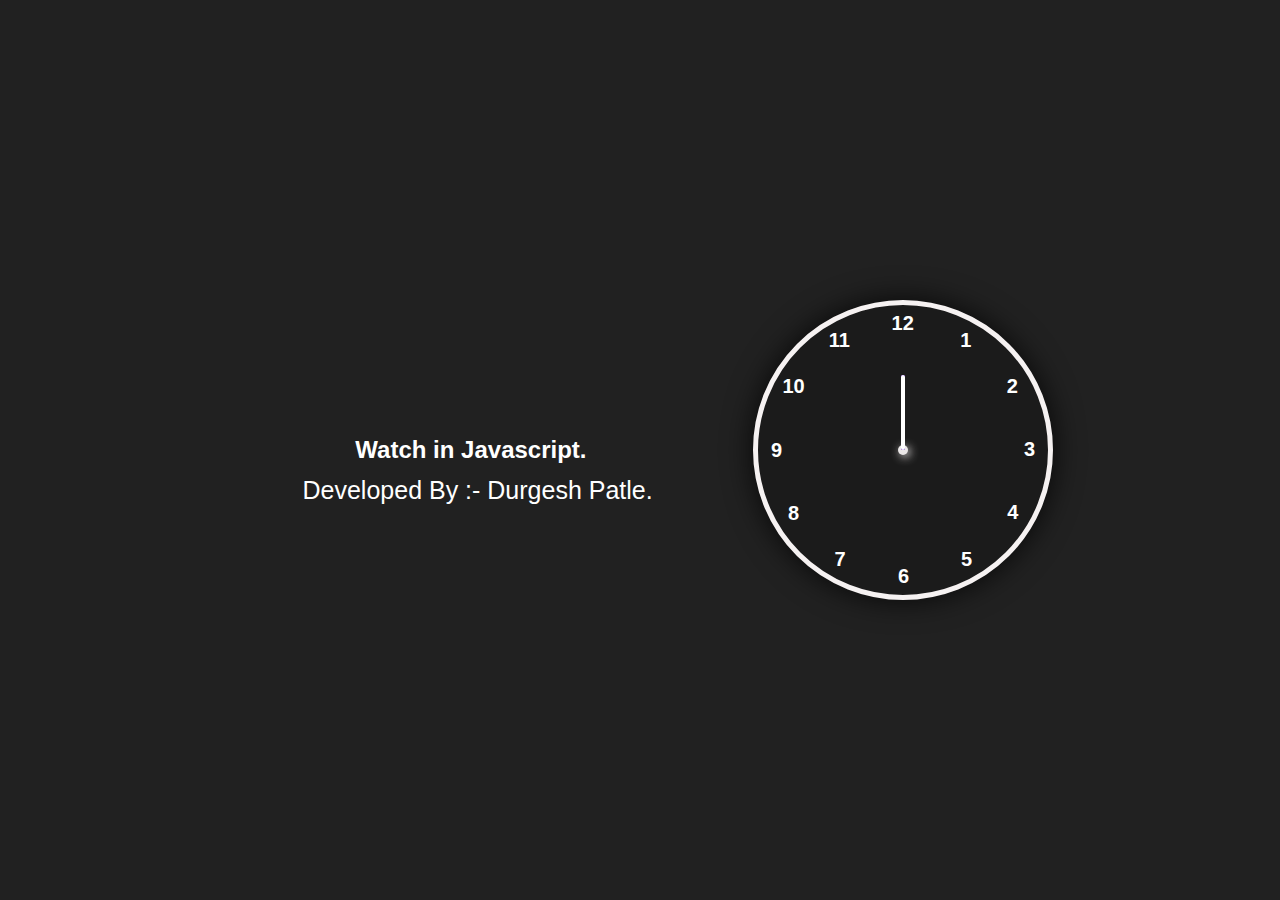
<file: Analog clock/index.html>
<!DOCTYPE html>
<html lang="en">
<head>
    <meta charset="UTF-8">
    <meta name="viewport" content="width=device-width, initial-scale=1.0">
    <title>Document</title>
    <link rel="stylesheet" href="Styles.css">
</head>
<body>
    <h2>Watch in Javascript.</h2>
    <h1> Developed By :-  Durgesh Patle.</h1>
    <div class="container">
        <div class="clock">
            <div style="--clr: red" class="hand" id="hour"><i></i></div>
            <div style="--clr:blue" class="hand" id="min"><i></i></div>
            <div style="--clr:white" class="hand" id="sec"><i></i></div>

            <span style="--i:1"><b>1</b></span>
            <span style="--i:2"><b>2</b></span>
            <span style="--i:3"><b>3</b></span>
            <span style="--i:4"><b>4</b></span>
            <span style="--i:5"><b>5</b></span>
            <span style="--i:6"><b>6</b></span>
            <span style="--i:7"><b>7</b></span>
            <span style="--i:8"><b>8</b></span>
            <span style="--i:9"><b>9</b></span>
            <span style="--i:10"><b>10</b></span>
            <span style="--i:11"><b>11</b></span>
            <span style="--i:12"><b>12</b></span>
        </div>
    </div>

    <script src="script.js"></script>
    
</body>
</html>
</file>
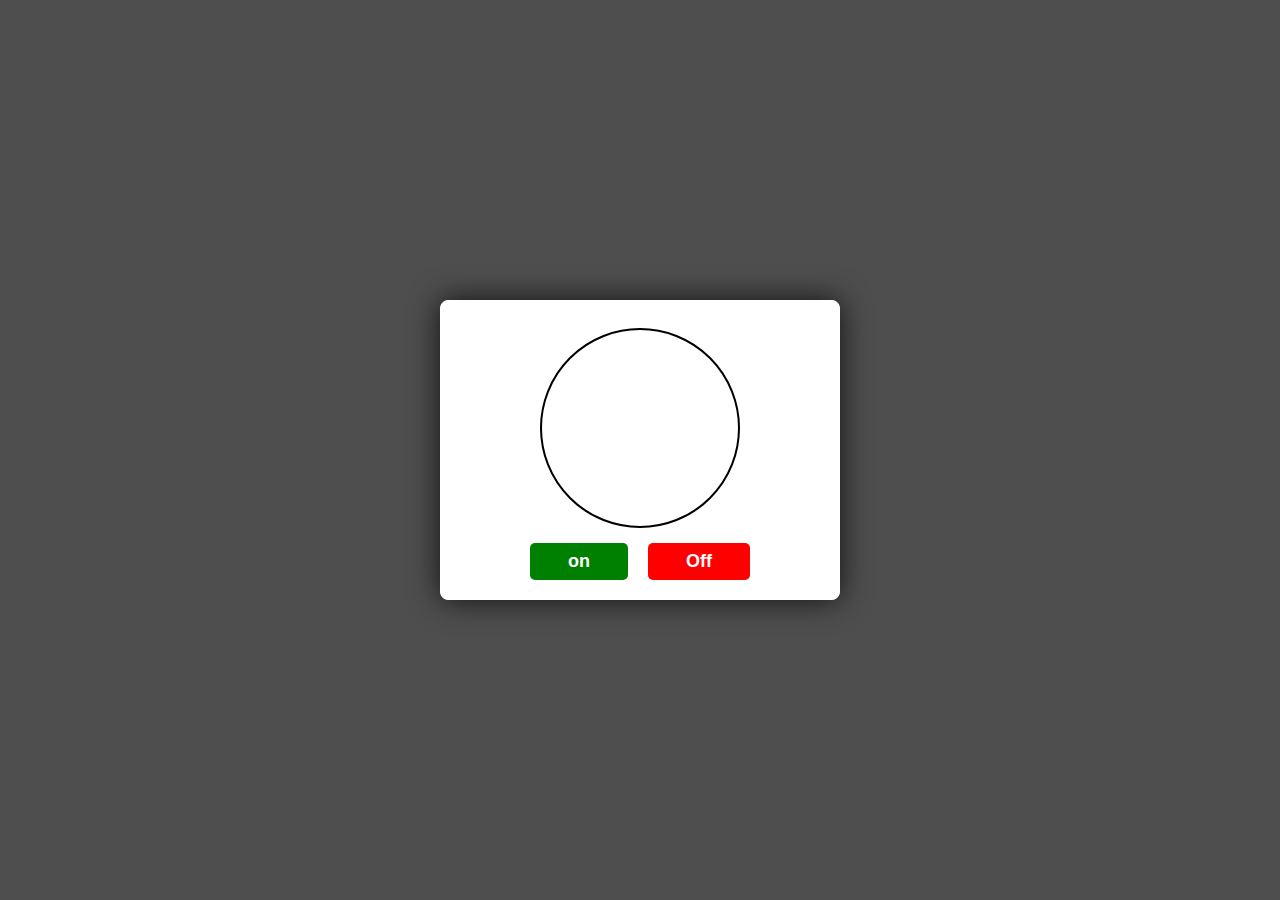
<file: Bulb _Turn_On-Off/index.html>
<!DOCTYPE html>
<html lang="en">
<head>
    <meta charset="UTF-8">
    <meta name="viewport" content="width=device-width, initial-scale=1.0">
    <title>Bulb Turn ON / OFF</title>
    <link rel="stylesheet" href="style.css">
</head>
<body>
    <div class="container">
        <div class="bulb" id="Bulb"> </div>
        <div class="btn">
            <button id="btn-on" onclick="bulbOn()"> on</button>
            <button id="btn-off" onclick="bulbOff()">Off</button>
        </div>
    </div>
    

    <script>
        let Bulb =document.getElementById("Bulb");

        function bulbOn(){
            Bulb.style.backgroundColor="yellow";
            Bulb.style.boxShadow="5px 5px 50px yellow , -5px -5px 50px yellow";
        }
        function bulbOff(){
            Bulb.style.backgroundColor="white";
            Bulb.style.boxShadow="0px 0px 0px black";
        }
    </script>
    <!-- <script src="script.js"></script> -->
</body>
</html>
</file>
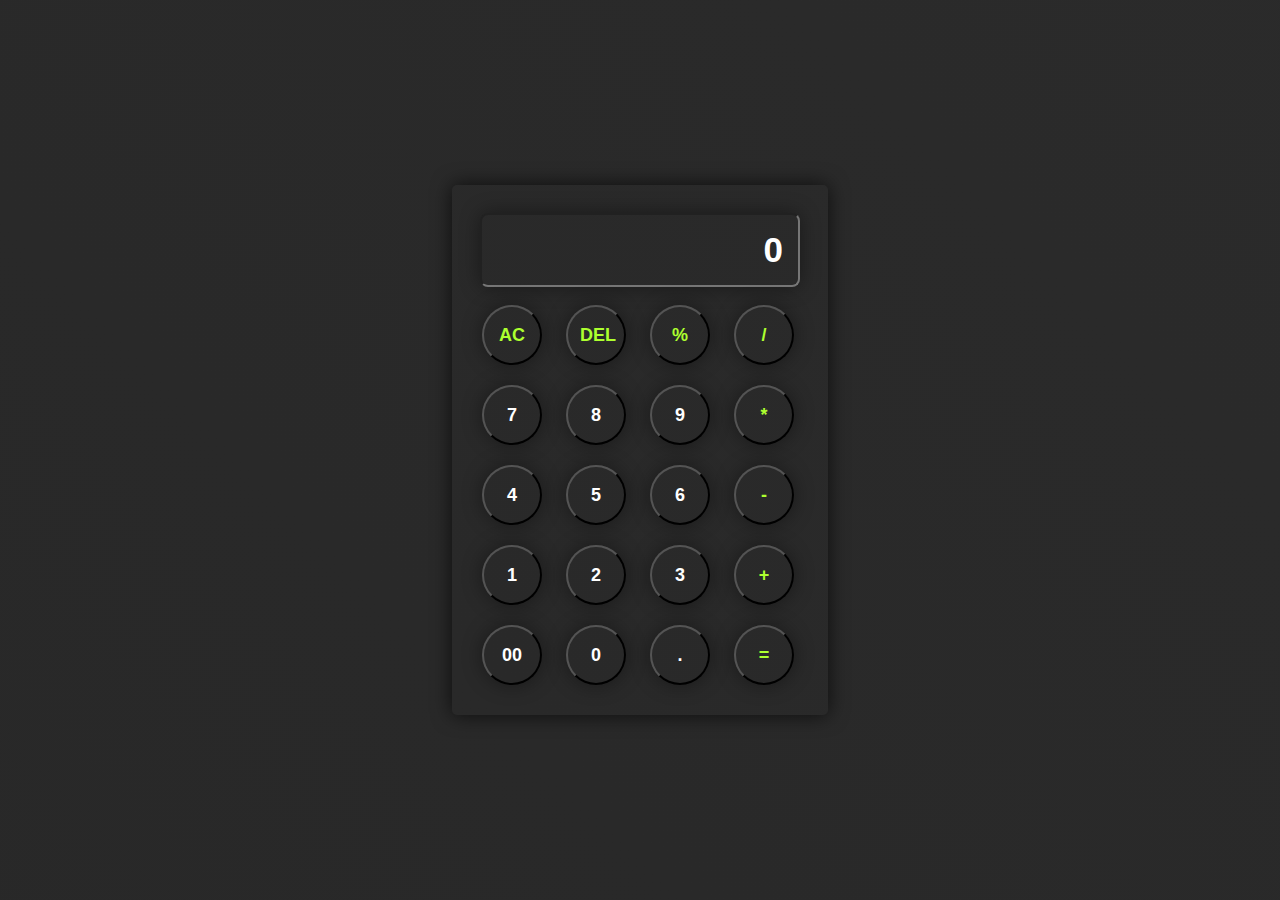
<file: Calculator/index.html>
<!DOCTYPE html>
<html lang="en">
<head>
    <meta charset="UTF-8">
    <meta name="viewport" content="width=device-width, initial-scale=1.0">
    <title>Document</title>
    <link rel="stylesheet" href="style.css">
</head>
<body>
    <div class="calculator">
        <input type="text" placeholder="0" id="inputBox">
        <div>
            <button class="operator">AC</button>
            <button class="operator">DEL</button>
            <button class="operator">%</button>
            <button class="operator">/</button>
        </div>
        <div>
            <button>7</button>
            <button>8</button>
            <button>9</button>
            <button onclick="openModel()" class="operator">*</button>
        </div>
        <div>
            <button>4</button>
            <button>5</button>
            <button>6</button>
            <button class="operator">-</button>
        </div>
        <div>
            <button>1</button>
            <button>2</button>
            <button>3</button>
            <button class="operator">+</button>
        </div>
        <div>
            <button>00</button>
            <button>0</button>
            <button>.</button>
            <button class="operator">=</button>
        </div>
    </div>
    
    <script src="script.js"></script>
</body>
</html>
</file>
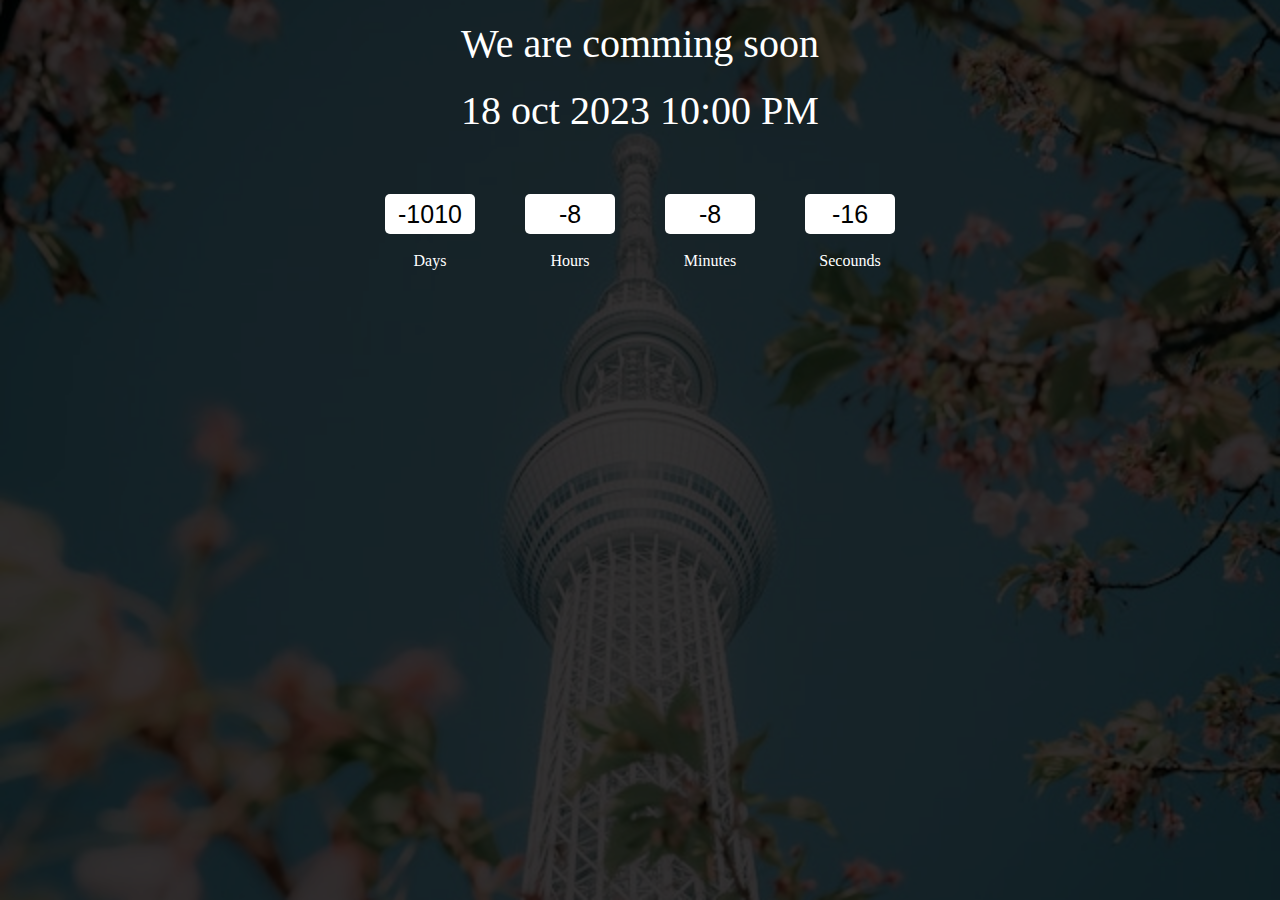
<file: Countdown Timer/index.html>
<!DOCTYPE html>
<html lang="en">

<head>
    <meta charset="UTF-8">
    <meta name="viewport" content="width=device-width, initial-scale=1.0">
    <title>Count Down Timer</title>
    <link rel="stylesheet" href="styles.css">
</head>

<body>
    <div class="main">
        <div class="overlay">
            <div class="tittle">We are comming soon</div>
            <div class="tittle" id="end-Date">02 Oct 2023 12:00 PM</div>

            <div class="col">
                <div>
                    <input type="text" readonly value="0">
                    <br>
                    <label for="">Days</label>
                </div>
                <div>
                    <input type="text" readonly value="0">
                    <br>
                    <label for="">Hours</label>
                </div>
                <div>
                    <input type="text" readonly value="0">
                    <br>
                    <label for="">Minutes</label>
                </div>
                <div>
                    <input type="text" readonly value="0">
                    <br>
                    <label for="">Secounds</label>
                </div>
            </div>
        </div>
    </div>

    <script src="script.js"></script>

</body>

</html>
</file>
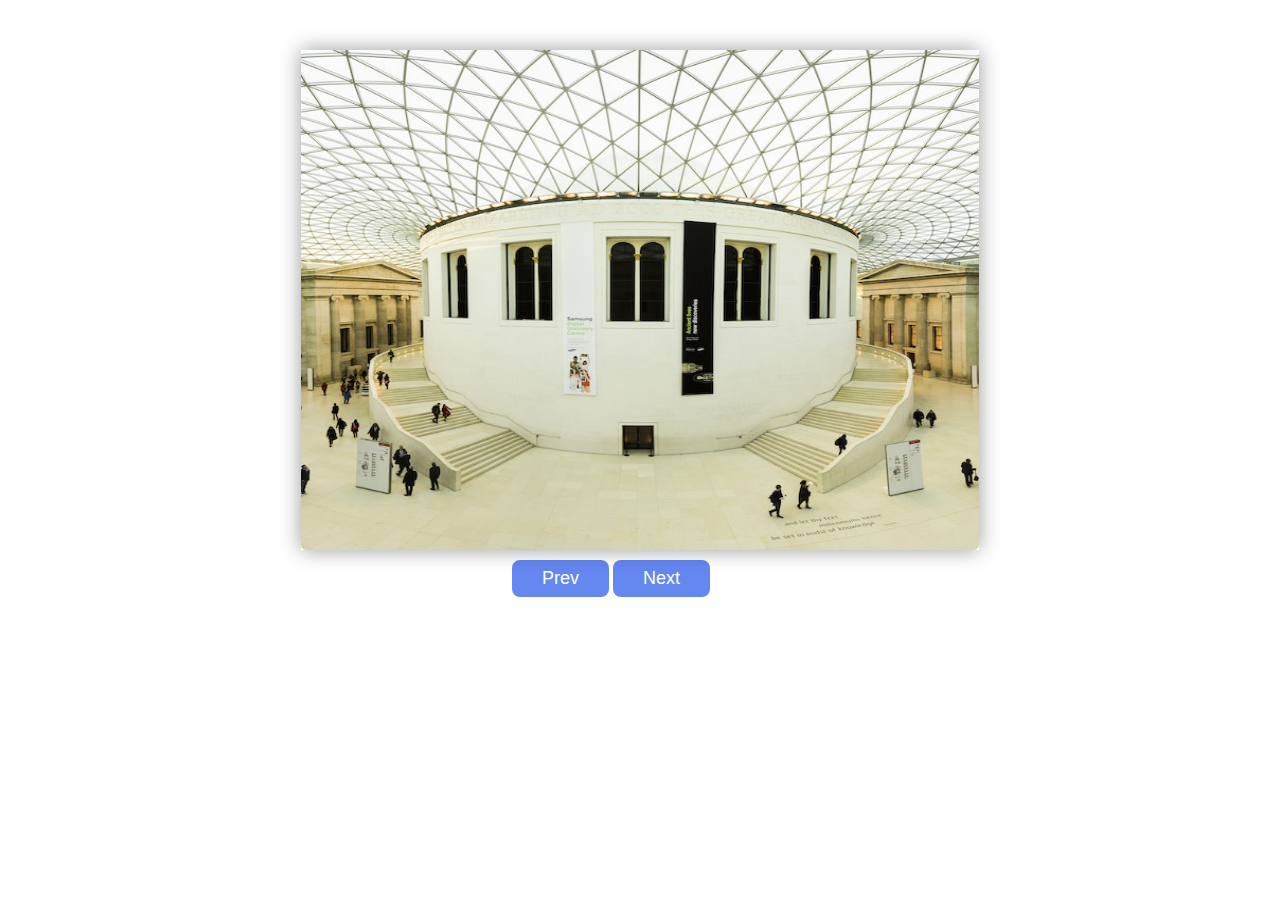
<file: image-slider/index.html>
<!DOCTYPE html>
<html lang="en">
<head>
    <meta charset="UTF-8">
    <meta name="viewport" content="width=device-width, initial-scale=1.0">
    <title>Document</title>
    <link rel="stylesheet" href="style.css">
</head>
<body>
        <main>
            <img src="image1.jpg" alt="" class="slide">
            <img src="image2.jpeg" alt="" class="slide">
            <img src="image3.jpeg" alt="" class="slide">
            <img src="image4.jpeg" alt="" class="slide">
            <img src="image5.jpeg" alt="" class="slide">
            <img src="image6.jpeg" alt="" class="slide">
            <img src="image7.jpeg" alt="" class="slide">
            <img src="image8.jpeg" alt="" class="slide">
            <img src="image9.jpeg" alt="" class="slide">
        </main>

        <div class="nav">
            <button onclick="goPrev()" class="btn1">Prev</button>
            <button onclick="goNext()">Next</button>
        </div>
            
        <script src="script.js"></script>
</body>
</html>
</file>
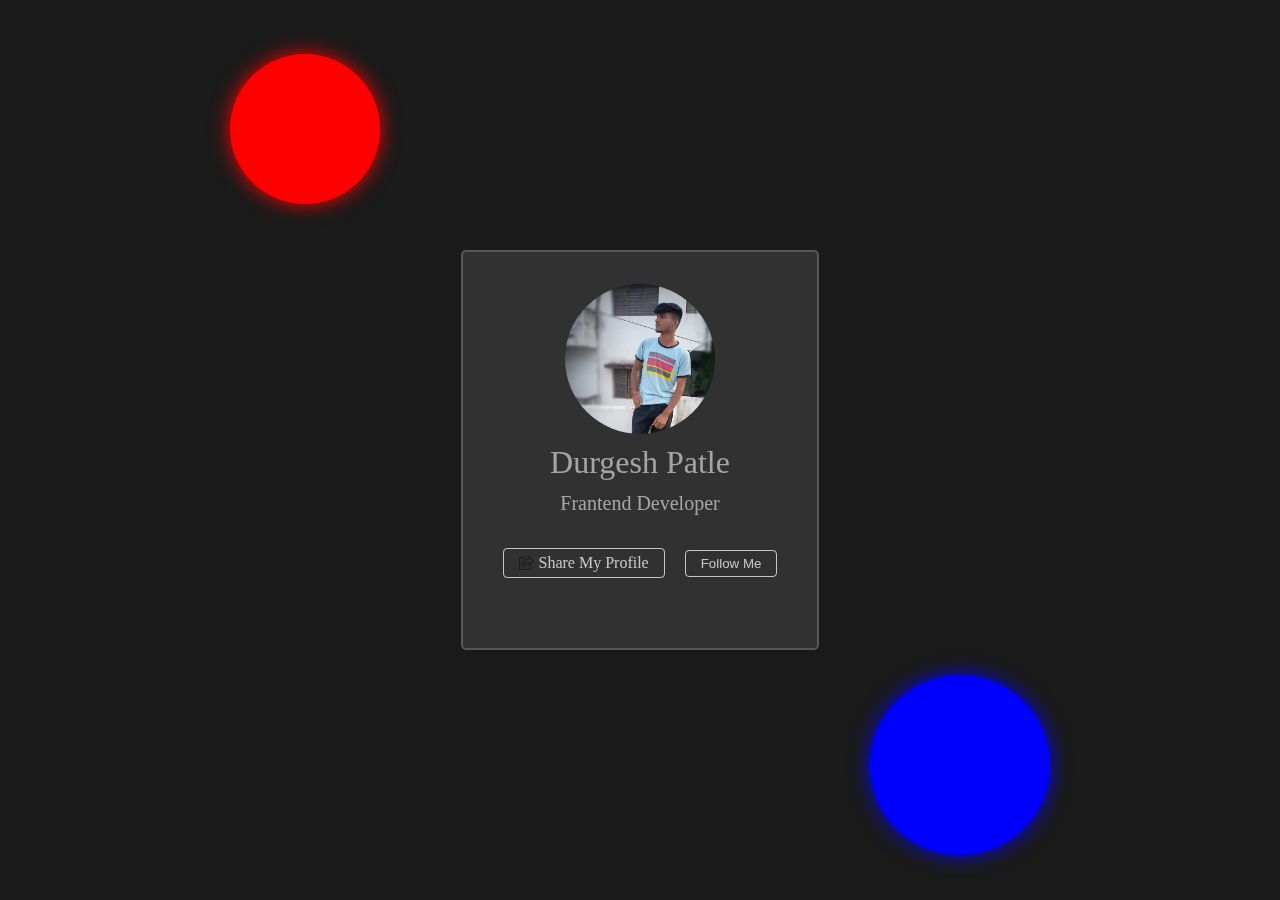
<file: Normal frount page of Profile/index.html>
<!DOCTYPE html>
<html lang="en">

<head>
    <meta charset="UTF-8">
    <meta name="viewport" content="width=device-width, initial-scale=1.0">
    <title>Document</title>
    <link rel="stylesheet" href="styles.css">
</head>

<body>
    <div class="wrapper">
        <div class="circle1"></div>
        <div class="circle2"></div>
        <div class="box">
            <div class="img">
                <img src="IMG_20230217_184014_454.jpg" alt="">
                <h1>Durgesh Patle</h1>
                <h3>Frantend Developer</h3>
            </div>
            <div class="share">
                <div class="share-box">
                    <img src="share icon.png" alt="">
                    <p>Share My Profile</p>
                </div>
                <div class="follow-box">
                    <button>Follow Me</button>
                </div>
            </div>

        </div>
    </div>

</body>

</html>
</file>
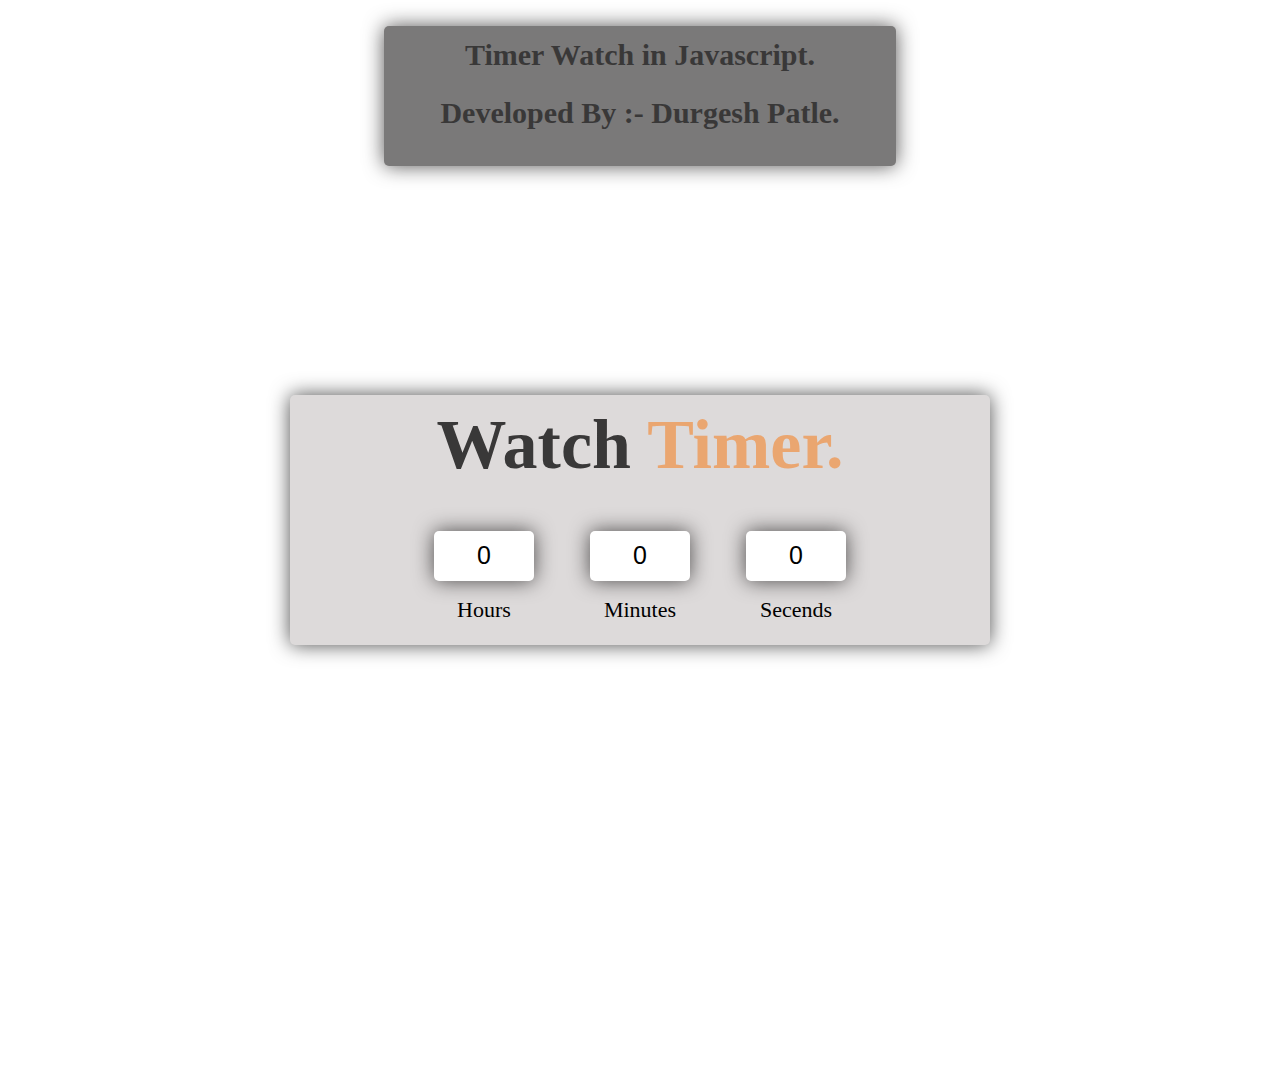
<file: Normal Watch Timer/index.html>
<!DOCTYPE html>
<html lang="en">

<head>
    <meta charset="UTF-8">
    <meta name="viewport" content="width=device-width, initial-scale=1.0">
    <title>Document</title>
    <link rel="stylesheet" href="style.css">
</head>

<body>
    <div class="name">
        <h2>Timer Watch in Javascript.</h2>
        <h3>Developed By :- Durgesh Patle.</h3>
    </div>
    <div class="container">
        <div class="box">
            <h2>Watch <span>Timer.</span></h2>
            <div class="inpt-box">
                <div class="inpt">
                    <input type="text" readonly value="0">
                    <label for="" class="menu">Hours</label>
                </div>
                <div class="inpt">
                    <input type="text" readonly value="0">
                    <label for="" class="menu">Minutes</label>
                </div>
                <div class="inpt">
                    <input type="text" readonly value="0">
                    <label for="" class="menu">Secends</label>
                </div>
            </div>
        </div>
    </div>


    <script src="script.js"></script>
</body>

</html>
</file>
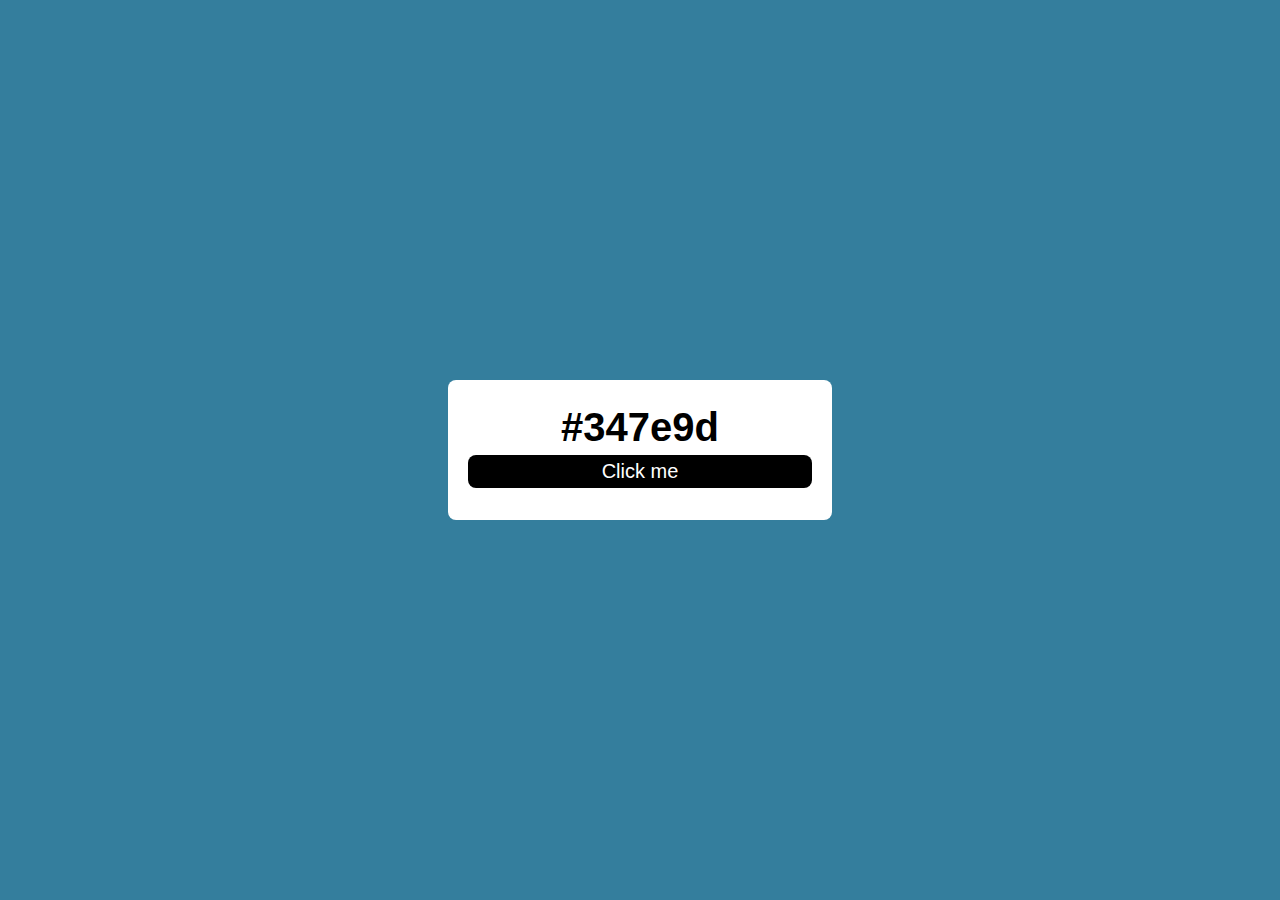
<file: Random Color generator/index.html>
<!DOCTYPE html>
<html lang="en">
<head>
    <meta charset="UTF-8">
    <meta name="viewport" content="width=device-width, initial-scale=1.0">
    <title>Document</title>
    <link rel="stylesheet" href="style.css">
</head>
<body>
    <div class="main">
        <div class="container">
            <h2 id="inner-Text">#fff</h2>
            <button id="btn">Click me</button>
        </div>
    </div>

    <script src="script.js"></script>
    
</body>
</html>
</file>
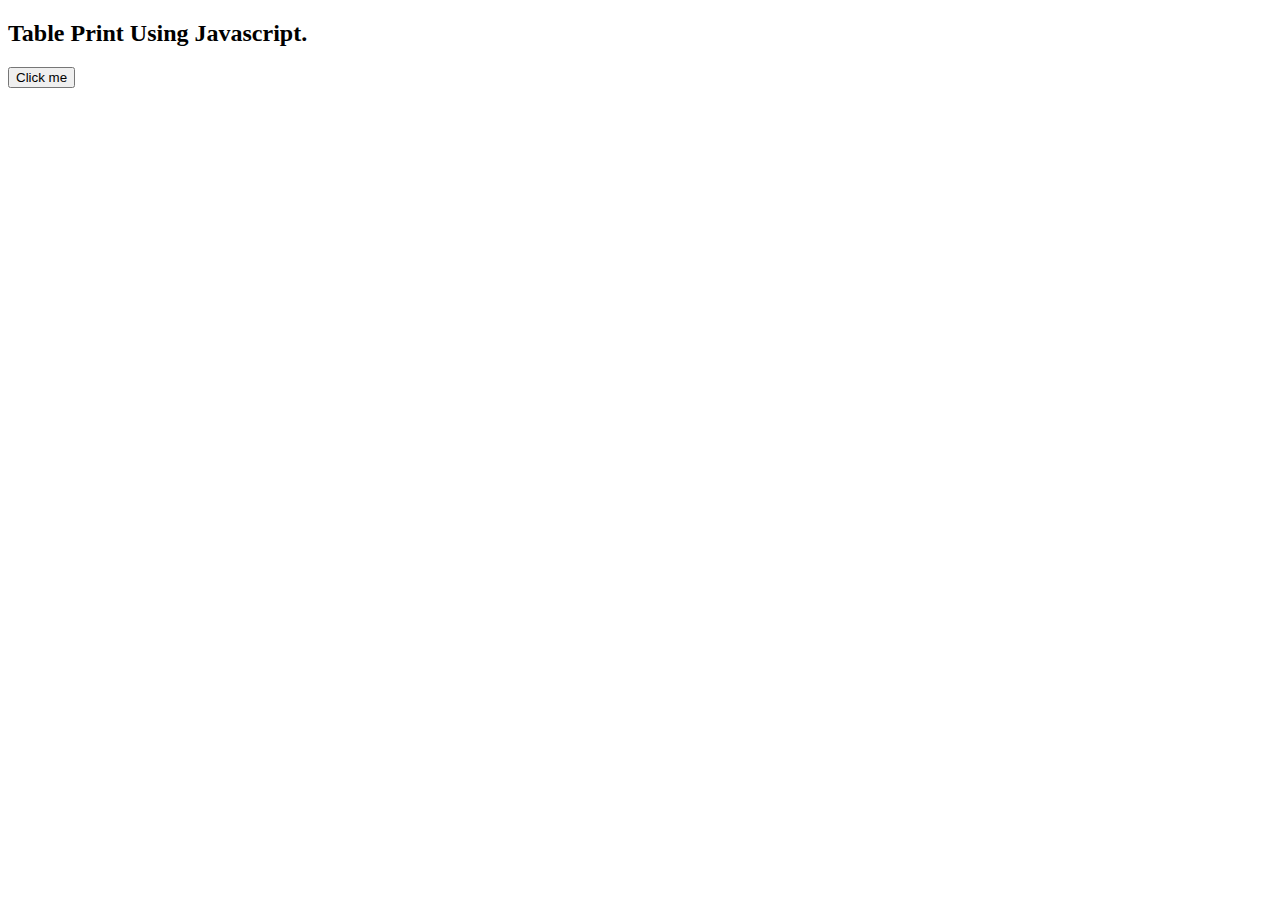
<file: Table Print/index.html>
<!DOCTYPE html>
<html lang="en">

<head>
    <meta charset="UTF-8">
    <meta name="viewport" content="width=device-width, initial-scale=1.0">
    <title>Document</title>
</head>

<body>

    <h2>Table Print Using Javascript.</h2>

    <h3 id="table"></h3>

    <button onclick="table()">Click me</button>

    <script>
        let tbl = document.getElementById("table");

        function table() {
            let num =prompt("enter any number:-")
            // document.write(num);
            
            for (let i = 1; i <= 10; i++) {
                // for(let j=i;j<=10;j++){
                    document.write(i*num +"<br>");
                }
            }
        // }
    </script>

</body>

</html>
</file>
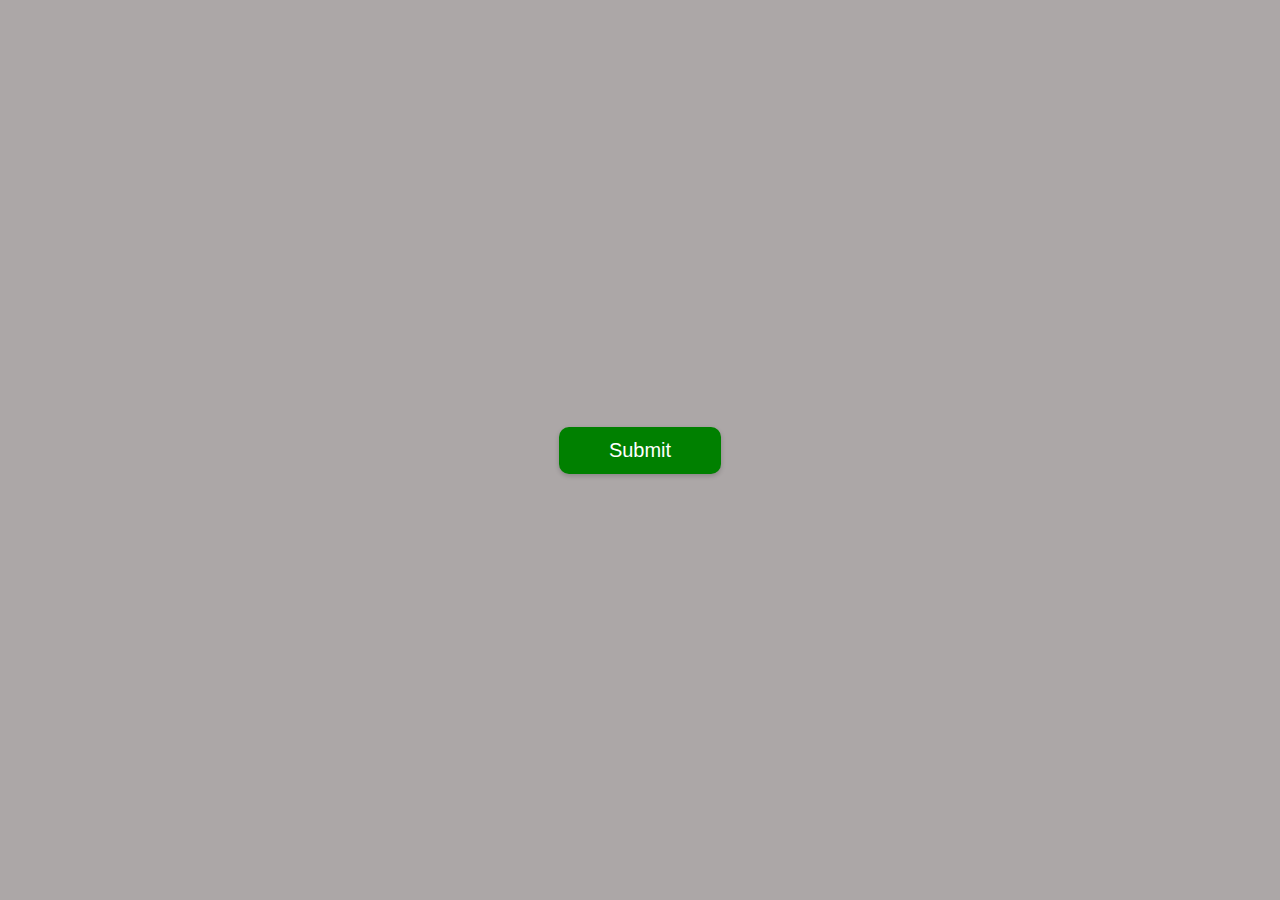
<file: Pop Up Account/Popup_create.html>
<!DOCTYPE html>
<html lang="en">

<head>
    <meta charset="UTF-8">
    <meta name="viewport" content="width=device-width, initial-scale=1.0">
    <title>Document</title>
    <style>
        * {
            margin: 0;
            padding: 0;
            box-sizing: border-box;
        }

        .container {
            width: 100%;
            height: 100vh;
            display: flex;
            justify-content: center;
            align-items: center;
            background-color: #aca7a7;
        }

        .btn {
            padding: 12px 50px;
            border-radius: 10px;
            font-size: 20px;
            font-weight: 500;
            color: white;
            background-color: green;
            border: none;
            box-shadow: 0px 2px 5px rgba(0, 0, 0, 0.2);

        }

        .popup {
            width: 400px;
            text-align: center;
            background: #fff;
            position: absolute;
            top: 0;
            left: 50%;
            border-radius: 6px;
            transform: translate(-50%, -50%) scale(0.1);
            padding: 0 30px 30px;
            visibility: hidden;
            transition: transform 0.4s, top 0.4s;
        }

        .open-popup {
            top: 50%;
            visibility: visible;
            transform: translate(-50%, -50%) scale(1);
        }

        .popup img {
            width: 100px;
            margin-top: -50px;
            border-radius: 50%;
            box-shadow: 0px 2px 5px rgba(0, 0, 0, 0.2);
        }

        .popup h2 {
            font-size: 38px;
            font-weight: 500;
            margin: 30px 0 10px;
        }

        .popup p {
            font-size: 18px;
            font-weight: 500;
            margin: 30px 0 10px;
        }

        .btn2 {
            width: 100%;
            padding: 10px 0;
            color: #fff;
            background-color: rgb(13, 66, 224);
            border-radius: 4px;
            font-size: 18px;
            font-weight: 300;
            border: none;
            outline: none;
            margin-top: 10px;
            box-shadow: 0px 5px 5px rgba(0, 0, 0, 0.2);
        }
    </style>
</head>

<body>
    <div class="container">
        <button class="btn" onclick="openpopup()">Submit</button>
        <div class="popup" id="popup">
            <img src="tick image.png" alt="">
            <h2>Thank You!</h2>
            <p>Your details has been successfully submited. Thanks!</p>
            <button class="btn2" onclick="closepopup()">OK</button>
        </div>

    </div>

    <script>
        // let popup =document.getElementById("popup");
        
        function openpopup() {
            popup.classList.add("open-popup");
        }
        function closepopup() {
            popup.classList.remove("open-popup");
        }
    </script>
</body>

</html>
</file>
<file: Analog clock/Styles.css>
* {
    margin: 0;
    padding: 0;
    box-sizing: border-box;
    font-family: sans-serif;
    color: #ffff;
}

body {
    display: flex;
    justify-content: center;
    align-items: center;
    gap: 100px;
    min-height: 100vh;
    background-color: #212121;
}

body h2 {
    margin-left: 10%;
}

body h1 {
    font-size: 25px;
    font-weight: 400;
    margin-top: 80px;
    margin-left: -30%;
}

.container {
    position: relative;
}

.clock {
    width: 300px;
    height: 300px;
    border: 5px solid rgb(246, 242, 242);
    border-radius: 50%;
    background-color: #1b1b1b;
    box-shadow: 0px 0px 30px rgba(0, 0, 0, 0.8);
    display: flex;
    justify-content: center;
    align-items: center;
}

.clock span {
    position: absolute;
    transform: rotate(calc(30deg*var(--i)));
    inset: 12px;
    text-align: center;
}

.clock span b {
    transform: rotate(calc(-30deg*var(--i)));
    font-size: 20px;
    display: inline-block;
}

.clock::before {
    content: "";
    position: absolute;
    width: 10px;
    height: 10px;
    border-radius: 50%;
    background-color: #ebe8e8;
    box-shadow: 2px 2px 10px rgb(234, 231, 231);
}

.hand {
    position: absolute;
    display: flex;
    justify-content: center;
    align-items: flex-end;
}

.hand i {
    position: absolute;
    width: 4px;
    height: 75px;
    border-radius: 5px;
    background-color: var(--clr);
}
</file>
<file: Bulb _Turn_On-Off/style.css>
*{
    margin: 0;
    padding: 0;
    box-sizing: border-box;
}
body{
    width: 100%;
    height: 100vh;
    display: flex;
    justify-content: center;
    align-items: center;
    background-color: #111111be;
}
.container{
    width: 400px;
    height: 300px;
    display: flex;
    justify-content: center;
    align-items: center;
    flex-direction: column;
    border: 1px solid white;
    background-color: #fff;
    border-radius: 8px;
    /* background: transparent; */
    box-shadow: 0px 0px 30px rgba(0, 0, 0, 0.8);
}
.bulb{
    height: 200px;
    width: 200px;
    border: 2px solid black;
    border-radius: 50%;
    margin: 2%;
    background-color: #fff;
    /* box-shadow: 0px 0px 30px rgba(0, 0, 0, 0.8); */
}
.btn{
    display: flex;
    justify-content: center;
    align-items: center;
    gap: 20px;
    margin-top: 2%;
}
#btn-on{
    cursor: pointer;
    padding: 8px 38px;
    background-color: green;
    border-radius: 5px;
    border: none;
    color: white;
    font-size: 18px;
    font-weight: 600;
}
#btn-off{
    cursor: pointer;
    padding: 8px 38px;
    background-color: red;
    border-radius: 5px;
    border: none;
    color: white;
    font-size: 18px;
    font-weight: 600;
}
</file>
<file: Calculator/style.css>
*{
    margin: 0;
    padding: 0;
    box-sizing: border-box;
}
body{
    width: 100%;
    height: 100vh;
    display: flex;
    justify-content: center;
    align-items: center;
    background:linear-gradient(45deg, rgba(24, 24, 24, 0.929),rgba(12, 12, 12, 0.874));
}
.calculator{
    background:transparent;
    padding: 20px;
    border-radius: 5px;
    box-shadow: 0px 0px 20px rgba(0,0,0,0.70);
}
.calculator input{
    padding: 15px;
    width: 320px;
    text-align: right;
    border-radius: 8px;
    font-size: 35px;
    font-weight: 600;
    color: white;
    margin: 8px;
    box-shadow: 0px 0px 20px rgba(0,0,0,0.4);
    background: transparent;
    /* border: none; */
    outline: none;
}
input::placeholder{
    color: white;
}
button{
    cursor: pointer;
    /* border: none; */
    color: white;
    border-radius: 50%;
    font-size: 18px;
    font-weight: 600;
    width: 60px;
    height: 60px;
    padding: 12px;
    margin: 10px;
    background: transparent;
    box-shadow: 0px 0px 20px rgba(0,0,0,0.4);
}
.operator{
    color: greenyellow;
}
.active{
    scale: 0.99px;
}
</file>
<file: Countdown Timer/styles.css>
*{
    margin: 0;
    padding: 0;
    box-sizing: border-box;
}
.main{
    width: 100%;
    height: 100vh;
    background: url(image4.jpeg) center center;
    background-size: cover;
    object-fit: cover;
}
.overlay{
    display: flex;
    flex-direction: column;
    color: white;
    width: 100%;
    height: 100vh;
    background-color: rgba(0, 0, 0, 0.8);
}
.tittle{
    text-align: center;
    margin-top: 20px;
    font-size: 40px;
    font-weight: 500;
}
.col{
    /* border: 2px solid red; */
    height: 100px;
    width: 1000px;
    display: flex;
    gap: 50px;
    margin: 60px auto;  
    justify-content: center;
    text-align: center;
}
input{
    width: 90px;
    height: 40px;
    border-radius: 5px;
    border-color: transparent;
    outline: none;
    display: block;
    font-size: 25px;
    text-align: center;
}
</file>
<file: image-slider/style.css>
*{
    margin: 0;
    padding: 0;
    box-sizing: border-box;
}
body{
    width: 100%;
    height: 100%;
}
main{
    width: 53%;
    height: 500px;
    margin: auto;
    margin-top: 50px;
    box-shadow: 0px 0px 3px grey;
    position: relative;
    overflow: hidden;
    box-shadow: 0px 0px 20px rgba(0,0,0,0.4);
}
.slide{
    width: 100%;
    height: 500px;
    position: absolute;
    border-radius: 5px;
    transition: 1s;
}
button{
   text-align: center;
   padding: 8px 30px;
   font-size: 18px;
   font-weight: 500;
   background-color: rgb(100, 135, 240);
   border: none;
   border-radius: 8px;
   color: white;
   cursor: pointer;
}
.btn1{
    margin-top: 10px;
    margin-left: 40%;
}
button:hover{
    background-color: royalblue;
}
</file>
<file: Normal frount page of Profile/styles.css>
* {
    margin: 0;
    padding: 0;
    box-sizing: border-box;
}

body {
    width: 100%;
    height: 100vh;
}

.wrapper {
    position: relative;
    width: 100%;
    height: 100vh;
    display: flex;
    flex-direction: column;
    align-items: center;
    justify-content: center;
    background-color: #1a1a1a;
}

.box {
    width: 28%;
    height: 400px;
    background: transparent;
    border: 2px solid #ffffff30;
    border-radius: 5px;
    backdrop-filter: blur(15px);
    background: #ffffff1a;
}

.img {
    display: flex;
    justify-content: center;
    align-items: center;
    flex-direction: column;
    padding: 2rem 1.5rem;
}

.img img {
    width: 150px;
    height: 150px;
    border-radius: 50%;
}

.img h1 {
    font-size: 32px;
    padding: 0.6rem;
    color: #e3dedea9;
    font-weight: 400;
}

.img h3 {
    font-size: 20px;
    padding: 0.1rem;
    color: #e3dedea9;
    font-weight: 400;
}

.share {
    display: flex;
    justify-content: center;
    align-items: center;
    gap: 20px;
}

.share-box img {
    width: 15px;
    /* filter: ; */
    filter: brightness(-100%);
    color: white;
}

.share-box{
    display: flex;
    justify-content: center;
    align-items: center;
    justify-content: space-between;
    gap: 5px;
    padding: 5px 15px;
    border: none;
    border: 1px solid #ffffffb9;
    border-radius: 4px;
    color: #ffffffb9;
    cursor: pointer;
    transition: all 0.8s;
}
.share-box:hover{
    background-color: #e3dedea9;
    color: black;
}

.follow-box button {
    font-weight: 500;
    border: none;
    padding: 5px 15px;
    background: #ffffff00;
    border: 1px solid #ffffffb9;
    border-radius: 4px;
    color: #ffffffb9;
    cursor: pointer;
    transition: all 0.8s;
}
.follow-box button:hover {
    background-color: #e3dedea9;
    color: black;
}
.circle1{
    position: absolute;
    top: 6%;
    left: 18%;
    width: 150px;
    height: 150px;
    border-radius: 50%;
    background-color: red;
    animation:mument1 8s infinite;
    box-shadow: 0px 0px 20px red;
}
@keyframes mument1 {
    50%{
        top: 7%;
        left: 30%;
    }
    
}
.circle2{
    position: absolute;
    right: 18%;
    bottom: 5%;
    width: 180px;
    height: 180px;
    border-radius: 50%;
    background-color: blue;
    animation:mument2 8s infinite;
    box-shadow: 0px 0px 20px blue;
}
@keyframes mument2 {
    50%{
        right: 28%;
        bottom: 9%;
        scale: (1.2);
    }
    
}
</file>
<file: Normal Watch Timer/style.css>
*{
    margin: 0;
    padding: 0;
    box-sizing: border-box;
}
.name{
    position: relative;
    text-align: center;
    display: flex;
    width: 40%;
    height: 140px;
    margin: auto;
    flex-direction: column;
    margin-top: 2%;
    border-radius: 5px;
    background-color: #7a7979;
    box-shadow: 0px 0px 20px rgba(14, 13, 13, 0.7);
}
.name h2{
    padding: 12px 30px;
    font-size: 30px;
    font-weight: 600;
    color: #393838;
}
.name h3{
    padding: 12px 30px;
    font-size: 30px;
    font-weight: 600;
    color: #393838;
}
body{
    width: 100%;
    height: 100vh;
}
.container{
    width: 100%;
    height: 100vh;
    display: flex;
    justify-content: center;
    align-items: center;
}
.box{
    width: 700px;
    height: 250px;
    margin-top: -15%;
    border-radius: 5px;
    box-shadow: 0px 0px 20px rgba(0,0,0,0.7);
    background-color: #dddada;
    text-align: center;
}
.box h2{
    padding: 10px;
    font-size: 70px;
    font-weight: 600;
    color: #393838;
}
span{
    color: rgba(248, 111, 0, 0.486);
}
.inpt-box{
    display: flex;
    justify-content: center;
    align-items: center;
    gap: 40px;
    margin-top: 20px;
}
input{
    width: 100px;
    height: 50px;
    border-radius: 5px;
    border-color: transparent;
    outline: none;
    display: block;
    font-size: 25px;
    margin: 1rem 0.5rem;
    text-align: center;
    box-shadow: 0px 0px 20px rgba(14, 13, 13, 0.7);
}

label{
    font-weight: 500;
    font-size: 22px;
}
</file>
<file: Random Color generator/style.css>
*{
    margin: 0;
    padding: 0;
    box-sizing: border-box;
    font-family: sans-serif;
}
body{
    transition: 0.5s;
}
.main{
    width: 100%;
    height:100vh;
    display: flex;
    justify-content: center;
    align-items: center;
}
.container{
    width: 30%;
    height: 140px;
    background-color: #fff;
    border-radius: 8px;
    padding: 20px;
    text-align: center;
}

.container h2{
    font-size: 40px;
    color: black;
    font-weight: 700;
    margin: 5px;
}
.container button{
    padding: 5px;
    font-size: 20px;
    font-weight: 600px;
    border: none;
    background-color: black;
    color: white;
    border-radius: 8px;
    width: 100%;
}
</file>
